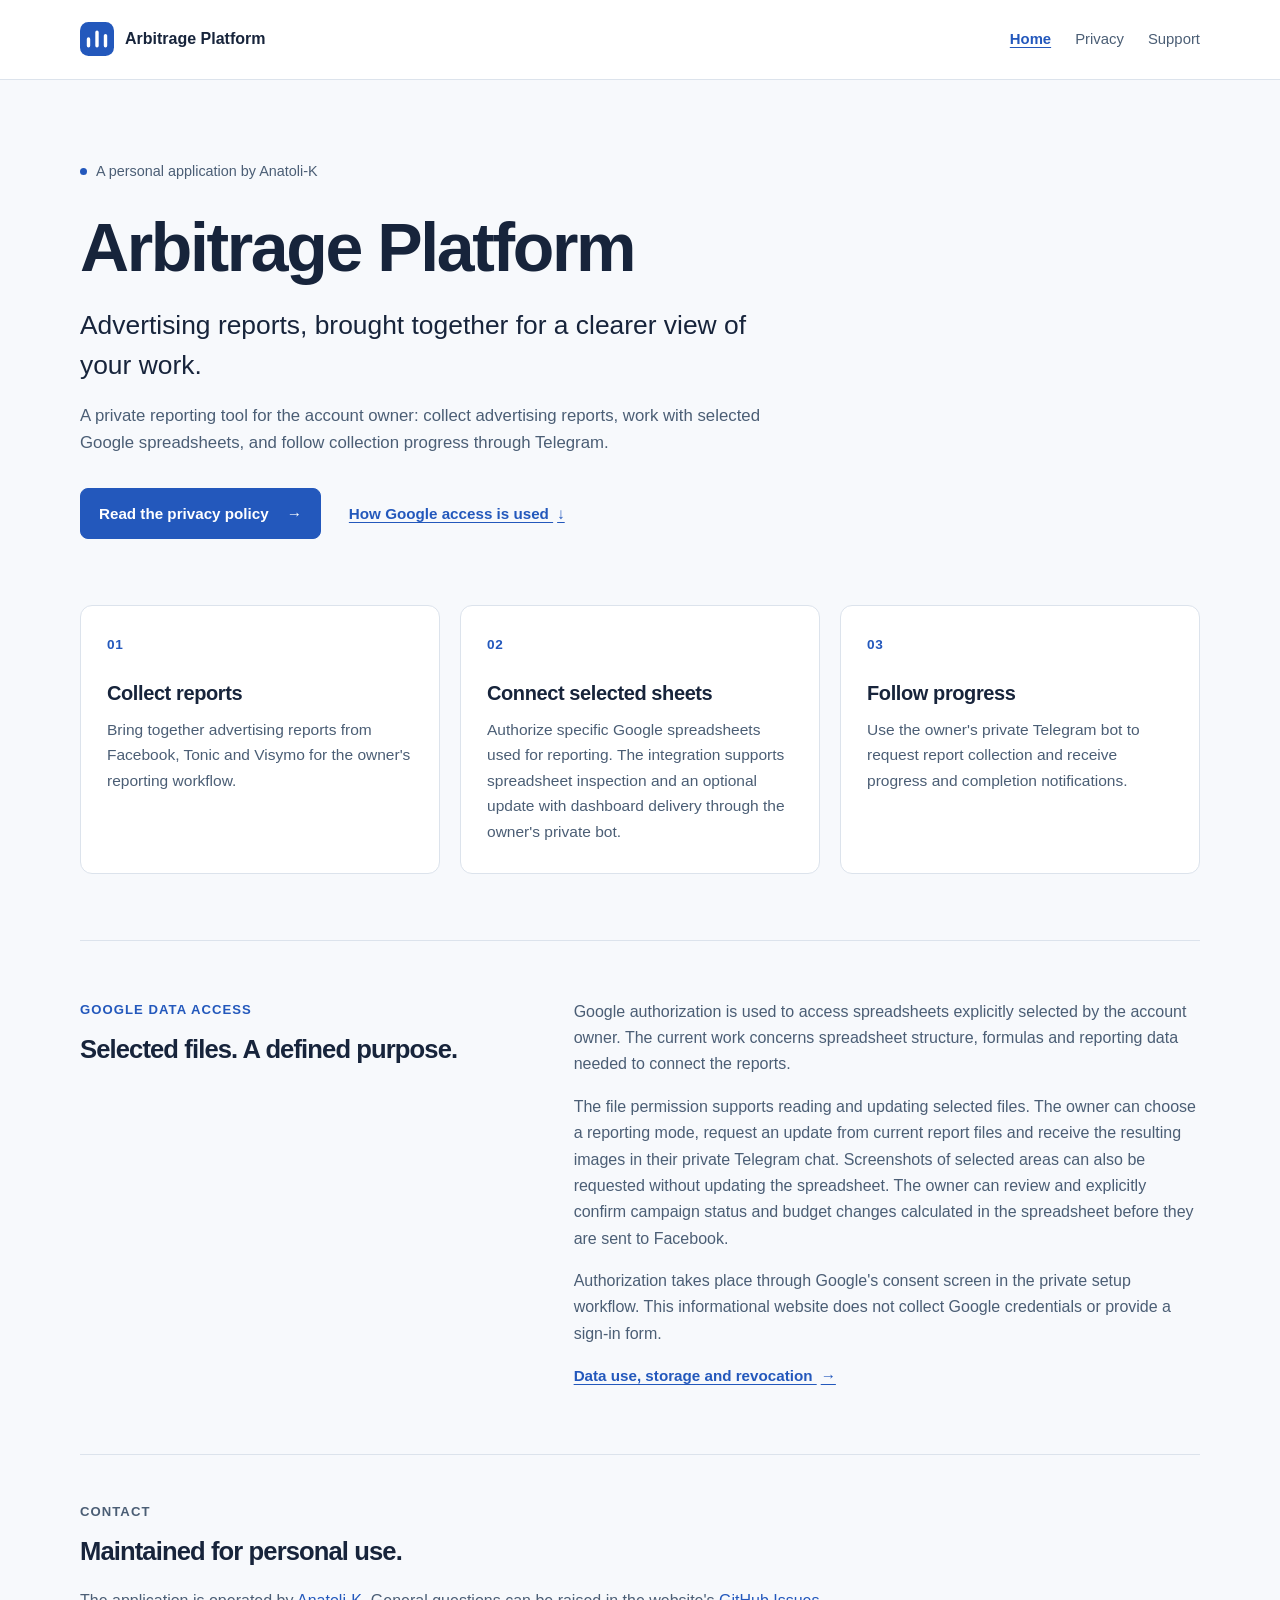
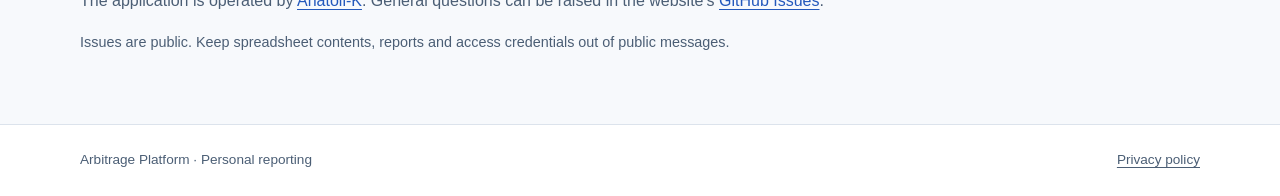
<file: index.html>
<!doctype html>
<html lang="en">
<head>
  <meta charset="utf-8">
  <meta name="viewport" content="width=device-width, initial-scale=1">
  <meta name="description" content="Arbitrage Platform is a personal reporting application for advertising reports, selected Google Sheets and Telegram notifications.">
  <meta name="referrer" content="strict-origin-when-cross-origin">
  <meta http-equiv="Content-Security-Policy" content="default-src 'none'; style-src 'self'; img-src 'self'; base-uri 'none'; form-action 'none'">
  <title>Arbitrage Platform — Personal reporting</title>
  <link rel="icon" href="favicon.svg" type="image/svg+xml">
  <link rel="stylesheet" href="styles.css">
</head>
<body>
  <a class="skip-link" href="#main">Skip to main content</a>
  <header class="site-header">
    <div class="container header-inner">
      <a class="brand" href="./" aria-label="Arbitrage Platform home">
        <img src="favicon.svg" width="34" height="34" alt="">
        <span>Arbitrage Platform</span>
      </a>
      <nav aria-label="Main navigation">
        <a href="./" aria-current="page">Home</a>
        <a href="privacy.html">Privacy</a>
        <a href="https://github.com/Anatoli-K/arbitrage-platform-site/issues">Support</a>
      </nav>
    </div>
  </header>

  <main id="main" tabindex="-1">
    <section class="hero container" aria-labelledby="page-title">
      <p class="eyebrow"><span class="status-dot" aria-hidden="true"></span> A personal application by Anatoli-K</p>
      <h1 id="page-title">Arbitrage Platform</h1>
      <p class="lead">Advertising reports, brought together for a clearer view of your work.</p>
      <p class="hero-description">A private reporting tool for the account owner: collect advertising reports, work with selected Google spreadsheets, and follow collection progress through Telegram.</p>
      <div class="hero-links">
        <a class="button" href="privacy.html">Read the privacy policy <span aria-hidden="true">→</span></a>
        <a class="text-link" href="#google-access">How Google access is used <span aria-hidden="true">↓</span></a>
      </div>
    </section>

    <section class="features container" aria-label="Reporting workflow">
      <article class="feature-card">
        <span class="card-number" aria-hidden="true">01</span>
        <h2>Collect reports</h2>
        <p>Bring together advertising reports from Facebook, Tonic and Visymo for the owner's reporting workflow.</p>
      </article>
      <article class="feature-card">
        <span class="card-number" aria-hidden="true">02</span>
        <h2>Connect selected sheets</h2>
        <p>Authorize specific Google spreadsheets used for reporting. The integration supports spreadsheet inspection and an optional update with dashboard delivery through the owner's private bot.</p>
      </article>
      <article class="feature-card">
        <span class="card-number" aria-hidden="true">03</span>
        <h2>Follow progress</h2>
        <p>Use the owner's private Telegram bot to request report collection and receive progress and completion notifications.</p>
      </article>
    </section>

    <section class="access-section container" id="google-access" aria-labelledby="access-title">
      <div>
        <p class="section-label">Google data access</p>
        <h2 id="access-title">Selected files. A defined purpose.</h2>
      </div>
      <div class="access-copy">
        <p>Google authorization is used to access spreadsheets explicitly selected by the account owner. The current work concerns spreadsheet structure, formulas and reporting data needed to connect the reports.</p>
        <p>The file permission supports reading and updating selected files. The owner can choose a reporting mode, request an update from current report files and receive the resulting images in their private Telegram chat. Screenshots of selected areas can also be requested without updating the spreadsheet. The owner can review and explicitly confirm campaign status and budget changes calculated in the spreadsheet before they are sent to Facebook.</p>
        <p>Authorization takes place through Google's consent screen in the private setup workflow. This informational website does not collect Google credentials or provide a sign-in form.</p>
        <a class="text-link" href="privacy.html">Data use, storage and revocation <span aria-hidden="true">→</span></a>
      </div>
    </section>

    <section class="contact-section container" aria-labelledby="contact-title">
      <div>
        <p class="section-label">Contact</p>
        <h2 id="contact-title">Maintained for personal use.</h2>
        <p>The application is operated by <a href="https://github.com/Anatoli-K">Anatoli-K</a>. General questions can be raised in the website's <a href="https://github.com/Anatoli-K/arbitrage-platform-site/issues">GitHub Issues</a>.</p>
        <p class="small-text">Issues are public. Keep spreadsheet contents, reports and access credentials out of public messages.</p>
      </div>
    </section>
  </main>

  <footer class="site-footer">
    <div class="container footer-inner">
      <span>Arbitrage Platform · Personal reporting</span>
      <a href="privacy.html">Privacy policy</a>
    </div>
  </footer>
</body>
</html>
</file>
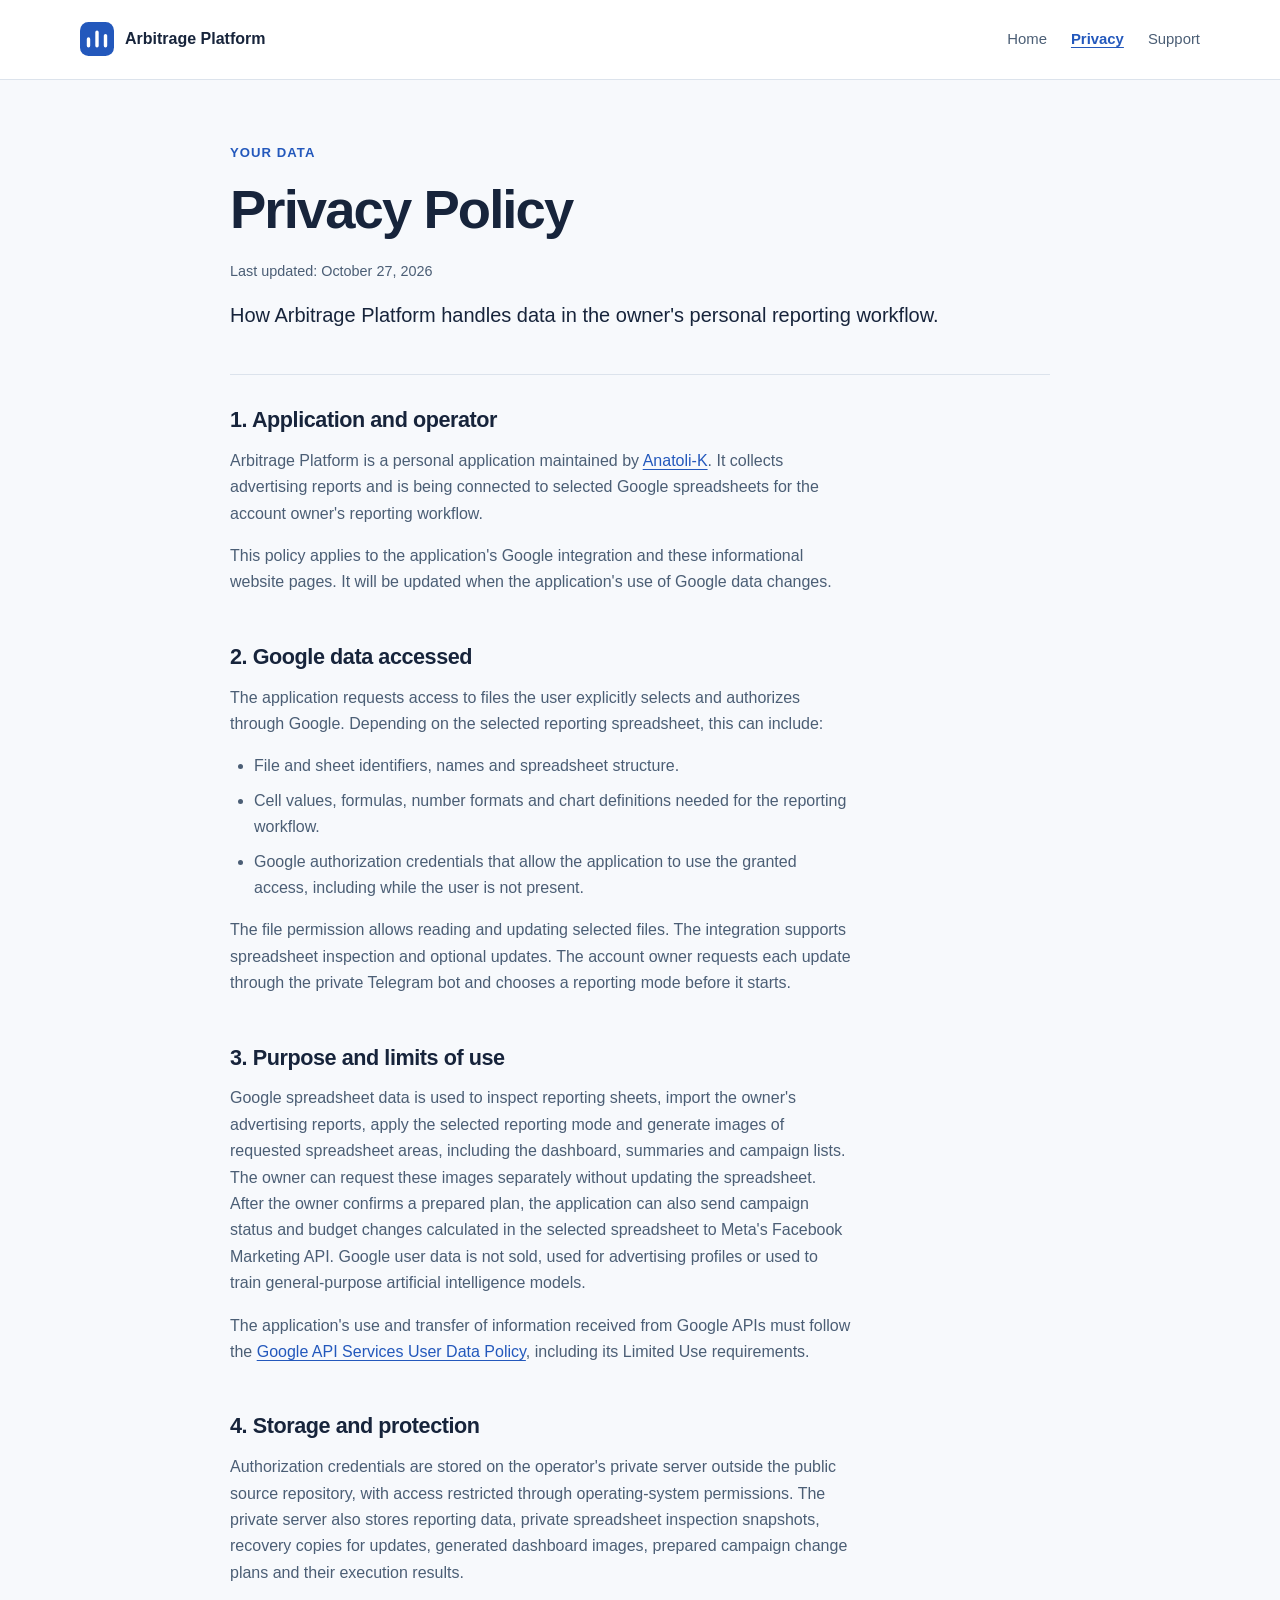
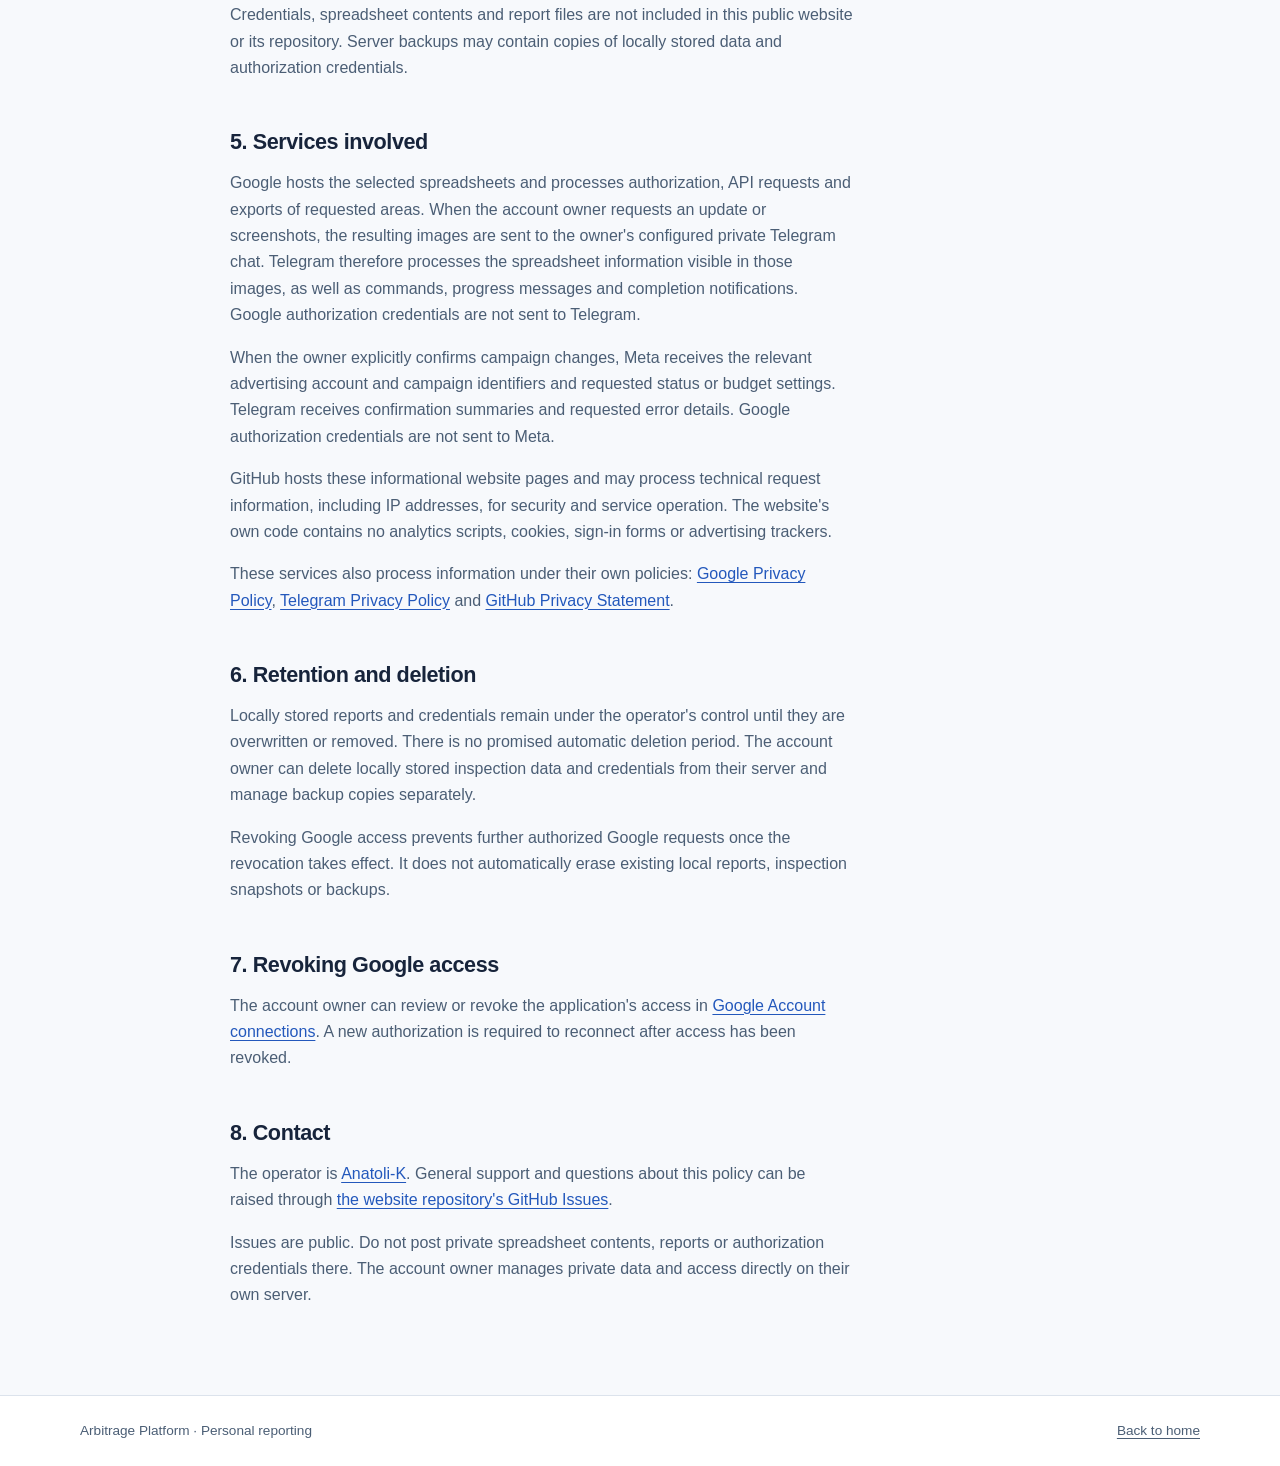
<file: privacy.html>
<!doctype html>
<html lang="en">
<head>
  <meta charset="utf-8">
  <meta name="viewport" content="width=device-width, initial-scale=1">
  <meta name="description" content="How Arbitrage Platform accesses, uses and stores selected Google spreadsheet data, and how the account owner can revoke access.">
  <meta name="referrer" content="strict-origin-when-cross-origin">
  <meta http-equiv="Content-Security-Policy" content="default-src 'none'; style-src 'self'; img-src 'self'; base-uri 'none'; form-action 'none'">
  <title>Privacy Policy — Arbitrage Platform</title>
  <link rel="icon" href="favicon.svg" type="image/svg+xml">
  <link rel="stylesheet" href="styles.css">
</head>
<body>
  <a class="skip-link" href="#main">Skip to main content</a>
  <header class="site-header">
    <div class="container header-inner">
      <a class="brand" href="./" aria-label="Arbitrage Platform home">
        <img src="favicon.svg" width="34" height="34" alt="">
        <span>Arbitrage Platform</span>
      </a>
      <nav aria-label="Main navigation">
        <a href="./">Home</a>
        <a href="privacy.html" aria-current="page">Privacy</a>
        <a href="https://github.com/Anatoli-K/arbitrage-platform-site/issues">Support</a>
      </nav>
    </div>
  </header>

  <main id="main" class="policy container" tabindex="-1">
    <div class="policy-heading">
      <p class="section-label">Your data</p>
      <h1>Privacy Policy</h1>
      <p class="policy-date">Last updated: October 27, 2026</p>
      <p class="lead">How Arbitrage Platform handles data in the owner's personal reporting workflow.</p>
    </div>

    <article class="prose" aria-label="Privacy policy details">
      <section aria-labelledby="operator">
        <h2 id="operator">1. Application and operator</h2>
        <p>Arbitrage Platform is a personal application maintained by <a href="https://github.com/Anatoli-K">Anatoli-K</a>. It collects advertising reports and is being connected to selected Google spreadsheets for the account owner's reporting workflow.</p>
        <p>This policy applies to the application's Google integration and these informational website pages. It will be updated when the application's use of Google data changes.</p>
      </section>

      <section aria-labelledby="access">
        <h2 id="access">2. Google data accessed</h2>
        <p>The application requests access to files the user explicitly selects and authorizes through Google. Depending on the selected reporting spreadsheet, this can include:</p>
        <ul>
          <li>File and sheet identifiers, names and spreadsheet structure.</li>
          <li>Cell values, formulas, number formats and chart definitions needed for the reporting workflow.</li>
          <li>Google authorization credentials that allow the application to use the granted access, including while the user is not present.</li>
        </ul>
        <p>The file permission allows reading and updating selected files. The integration supports spreadsheet inspection and optional updates. The account owner requests each update through the private Telegram bot and chooses a reporting mode before it starts.</p>
      </section>

      <section aria-labelledby="purpose">
        <h2 id="purpose">3. Purpose and limits of use</h2>
        <p>Google spreadsheet data is used to inspect reporting sheets, import the owner's advertising reports, apply the selected reporting mode and generate images of requested spreadsheet areas, including the dashboard, summaries and campaign lists. The owner can request these images separately without updating the spreadsheet. After the owner confirms a prepared plan, the application can also send campaign status and budget changes calculated in the selected spreadsheet to Meta's Facebook Marketing API. Google user data is not sold, used for advertising profiles or used to train general-purpose artificial intelligence models.</p>
        <p>The application's use and transfer of information received from Google APIs must follow the <a href="https://developers.google.com/terms/api-services-user-data-policy">Google API Services User Data Policy</a>, including its Limited Use requirements.</p>
      </section>

      <section aria-labelledby="storage">
        <h2 id="storage">4. Storage and protection</h2>
        <p>Authorization credentials are stored on the operator's private server outside the public source repository, with access restricted through operating-system permissions. The private server also stores reporting data, private spreadsheet inspection snapshots, recovery copies for updates, generated dashboard images, prepared campaign change plans and their execution results.</p>
        <p>Credentials, spreadsheet contents and report files are not included in this public website or its repository. Server backups may contain copies of locally stored data and authorization credentials.</p>
      </section>

      <section aria-labelledby="sharing">
        <h2 id="sharing">5. Services involved</h2>
        <p>Google hosts the selected spreadsheets and processes authorization, API requests and exports of requested areas. When the account owner requests an update or screenshots, the resulting images are sent to the owner's configured private Telegram chat. Telegram therefore processes the spreadsheet information visible in those images, as well as commands, progress messages and completion notifications. Google authorization credentials are not sent to Telegram.</p>
        <p>When the owner explicitly confirms campaign changes, Meta receives the relevant advertising account and campaign identifiers and requested status or budget settings. Telegram receives confirmation summaries and requested error details. Google authorization credentials are not sent to Meta.</p>
        <p>GitHub hosts these informational website pages and may process technical request information, including IP addresses, for security and service operation. The website's own code contains no analytics scripts, cookies, sign-in forms or advertising trackers.</p>
        <p>These services also process information under their own policies: <a href="https://policies.google.com/privacy">Google Privacy Policy</a>, <a href="https://telegram.org/privacy">Telegram Privacy Policy</a> and <a href="https://docs.github.com/en/site-policy/privacy-policies/github-general-privacy-statement">GitHub Privacy Statement</a>.</p>
      </section>

      <section aria-labelledby="retention">
        <h2 id="retention">6. Retention and deletion</h2>
        <p>Locally stored reports and credentials remain under the operator's control until they are overwritten or removed. There is no promised automatic deletion period. The account owner can delete locally stored inspection data and credentials from their server and manage backup copies separately.</p>
        <p>Revoking Google access prevents further authorized Google requests once the revocation takes effect. It does not automatically erase existing local reports, inspection snapshots or backups.</p>
      </section>

      <section aria-labelledby="revoke">
        <h2 id="revoke">7. Revoking Google access</h2>
        <p>The account owner can review or revoke the application's access in <a href="https://myaccount.google.com/connections">Google Account connections</a>. A new authorization is required to reconnect after access has been revoked.</p>
      </section>

      <section aria-labelledby="contact">
        <h2 id="contact">8. Contact</h2>
        <p>The operator is <a href="https://github.com/Anatoli-K">Anatoli-K</a>. General support and questions about this policy can be raised through <a href="https://github.com/Anatoli-K/arbitrage-platform-site/issues">the website repository's GitHub Issues</a>.</p>
        <p>Issues are public. Do not post private spreadsheet contents, reports or authorization credentials there. The account owner manages private data and access directly on their own server.</p>
      </section>
    </article>
  </main>

  <footer class="site-footer">
    <div class="container footer-inner">
      <span>Arbitrage Platform · Personal reporting</span>
      <a href="./">Back to home</a>
    </div>
  </footer>
</body>
</html>
</file>
<file: styles.css>
:root {
  color-scheme: light;
  --ink: #17243b;
  --muted: #4b5e75;
  --accent: #2358bc;
  --border: #dce3ec;
  --background: #f7f9fc;
  --surface: #ffffff;
  font-family: -apple-system, BlinkMacSystemFont, "Segoe UI", sans-serif;
  color: var(--ink);
  background: var(--background);
  line-height: 1.65;
  -webkit-text-size-adjust: 100%;
}

* { box-sizing: border-box; }
body { margin: 0; }
a { color: var(--accent); text-underline-offset: 0.2em; }
a:hover { text-decoration-thickness: 2px; }
img { max-width: 100%; }
h1, h2, p { margin-top: 0; }
h1, h2 { line-height: 1.2; letter-spacing: -0.035em; }
h1 { font-size: clamp(2.6rem, 6vw, 4.25rem); margin-bottom: 1.1rem; }
h2 { font-size: 1.6rem; }
p { margin-bottom: 1rem; }
:focus-visible { outline: 3px solid var(--accent); outline-offset: 5px; }
main:focus { outline: none; }
.container { width: min(1120px, calc(100% - 48px)); margin-inline: auto; }

.skip-link {
  position: absolute;
  top: 12px;
  left: 12px;
  z-index: 10;
  padding: 10px 16px;
  background: var(--ink);
  color: white;
  border-radius: 6px;
  transform: translateY(-200%);
}
.skip-link:focus { transform: translateY(0); }
.site-header { background: var(--surface); border-bottom: 1px solid var(--border); }
.header-inner { display: flex; align-items: center; justify-content: space-between; gap: 24px; padding-block: 22px; }
.brand { display: inline-flex; align-items: center; gap: 11px; color: var(--ink); font-size: 1rem; font-weight: 700; text-decoration: none; }
.brand img { flex: 0 0 34px; }
nav { display: flex; align-items: center; flex-wrap: wrap; gap: 6px 24px; }
nav a { color: var(--muted); font-size: 0.93rem; text-decoration: none; padding-block: 5px; }
nav a[aria-current="page"] { color: var(--accent); text-decoration: underline; font-weight: 650; }
.hero { padding-top: 80px; padding-bottom: 48px; }
.eyebrow { display: flex; align-items: center; gap: 9px; margin-bottom: 24px; color: var(--muted); font-size: 0.9rem; }
.status-dot { display: inline-block; flex: 0 0 7px; width: 7px; height: 7px; background: var(--accent); border-radius: 50%; }
.lead { max-width: 720px; color: var(--ink); font-size: clamp(1.2rem, 2.4vw, 1.65rem); line-height: 1.5; }
.hero-description { max-width: 680px; color: var(--muted); font-size: 1.05rem; }
.hero-links { display: flex; align-items: center; flex-wrap: wrap; gap: 18px 28px; padding-top: 15px; }
.button { display: inline-flex; align-items: center; justify-content: space-between; gap: 18px; padding: 12px 18px; color: white; background: var(--accent); border: 1px solid var(--accent); border-radius: 8px; text-decoration: none; font-size: 0.95rem; font-weight: 600; }
.button:hover { background: #194797; }
.text-link { font-size: 0.95rem; font-weight: 600; }
.text-link span { margin-left: 4px; }
.features { display: grid; grid-template-columns: repeat(3, minmax(0, 1fr)); gap: 20px; padding-block: 18px 66px; }
.feature-card { padding: 28px 26px; border: 1px solid var(--border); border-radius: 12px; background: var(--surface); }
.card-number { display: block; margin-bottom: 24px; color: var(--accent); font-size: 0.85rem; font-weight: 700; letter-spacing: 0.05em; }
.feature-card h2 { font-size: 1.25rem; letter-spacing: -0.02em; margin-bottom: 12px; }
.feature-card p { color: var(--muted); font-size: 0.97rem; margin-bottom: 0; }
.access-section { display: grid; grid-template-columns: 0.9fr 1.3fr; gap: 60px; border-top: 1px solid var(--border); padding-block: 58px 64px; }
.section-label { color: var(--accent); font-size: 0.82rem; font-weight: 700; letter-spacing: 0.08em; text-transform: uppercase; margin-bottom: 14px; }
.access-copy { color: var(--muted); }
.contact-section { border-top: 1px solid var(--border); padding-block: 46px 54px; }
.contact-section > div { max-width: 760px; }
.contact-section p { color: var(--muted); }
.small-text { font-size: 0.9rem; }
.site-footer { border-top: 1px solid var(--border); background: var(--surface); color: var(--muted); font-size: 0.85rem; }
.footer-inner { display: flex; flex-wrap: wrap; justify-content: space-between; gap: 12px 24px; padding-block: 24px; }
.footer-inner a { color: var(--muted); }
.policy { max-width: 820px; padding-block: 62px 70px; }
.policy-heading { padding-bottom: 28px; border-bottom: 1px solid var(--border); }
.policy h1 { font-size: clamp(2.4rem, 5vw, 3.4rem); }
.policy-date { color: var(--muted); font-size: 0.9rem; }
.policy .lead { font-size: 1.25rem; }
.prose { max-width: 70ch; overflow-wrap: anywhere; }
.prose section { padding-top: 32px; }
.prose h2 { font-size: 1.35rem; letter-spacing: -0.02em; margin-bottom: 15px; }
.prose p, .prose li { color: var(--muted); }
.prose ul { padding-left: 24px; }
.prose li + li { margin-top: 8px; }

@media (max-width: 760px) {
  .header-inner { flex-wrap: wrap; gap: 12px 24px; }
  .features { grid-template-columns: 1fr; gap: 14px; padding-bottom: 42px; }
  .feature-card { padding: 24px; }
  .card-number { margin-bottom: 14px; }
  .access-section { grid-template-columns: 1fr; gap: 12px; padding-block: 38px; }
  .hero { padding-top: 48px; }
}

@media (max-width: 420px) {
  .container { width: calc(100% - 36px); }
  .header-inner { padding-block: 18px; }
  .brand { font-size: 0.94rem; }
  nav { gap: 8px 26px; }
  .hero { padding-top: 38px; padding-bottom: 30px; }
  .eyebrow { align-items: baseline; font-size: 0.82rem; }
  .hero-links { align-items: flex-start; flex-direction: column; gap: 18px; }
  .button { gap: 12px; padding-inline: 14px; font-size: 0.88rem; }
  .policy { padding-top: 38px; padding-bottom: 45px; }
  .policy h1 { font-size: 2.3rem; }
}
</file>
